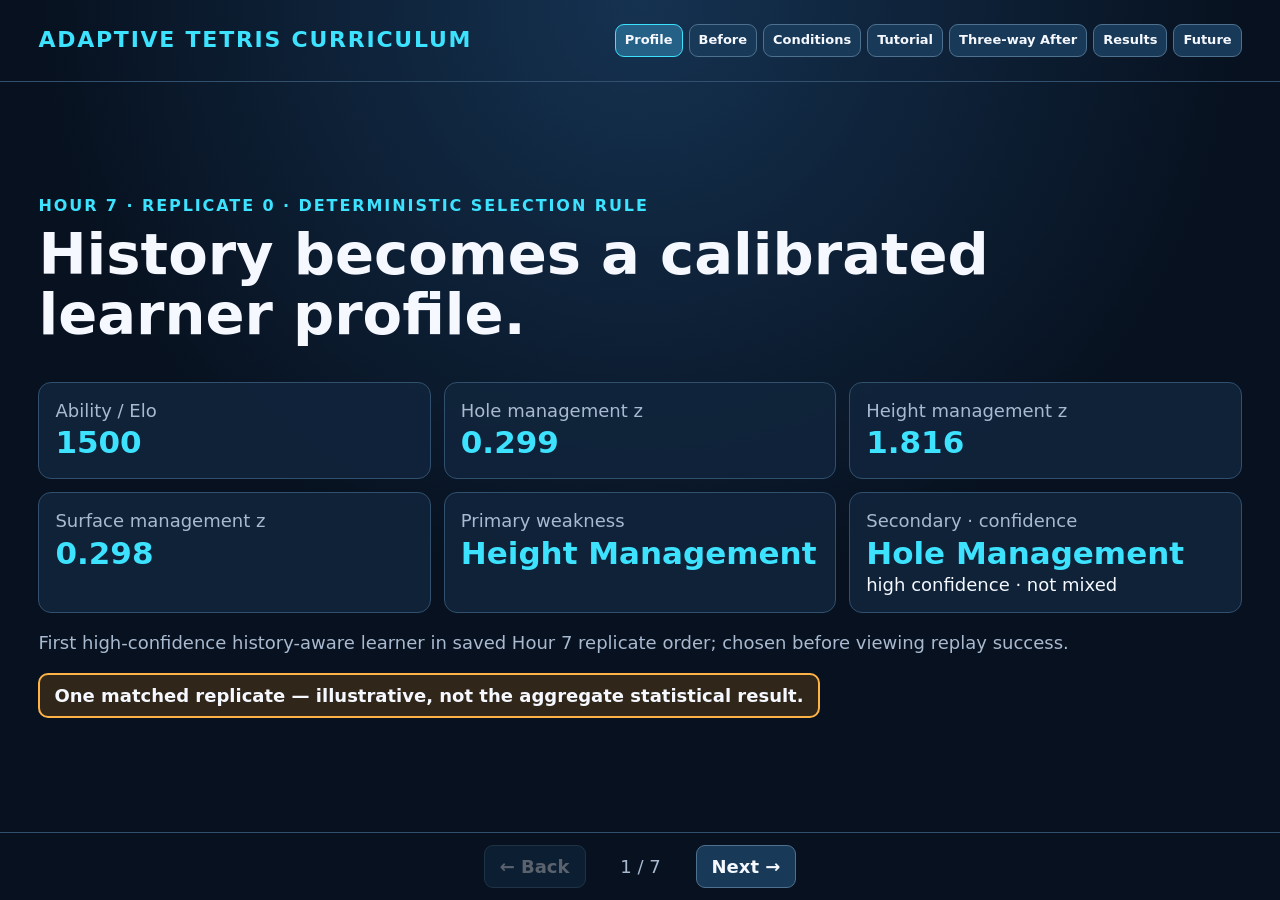
<file: demo/index.html>
<!doctype html><html lang="en"><head><meta charset="utf-8"><meta name="viewport" content="width=device-width,initial-scale=1"><title>Adaptive Tetris Curriculum</title><link rel="stylesheet" href="style.css"></head>
<body><header><div class="brand">ADAPTIVE TETRIS CURRICULUM</div><nav id="nav"></nav></header><main id="app"></main><footer><button id="prev">← Back</button><span id="position"></span><button id="next">Next →</button></footer><script src="app.js"></script></body></html>
</file>
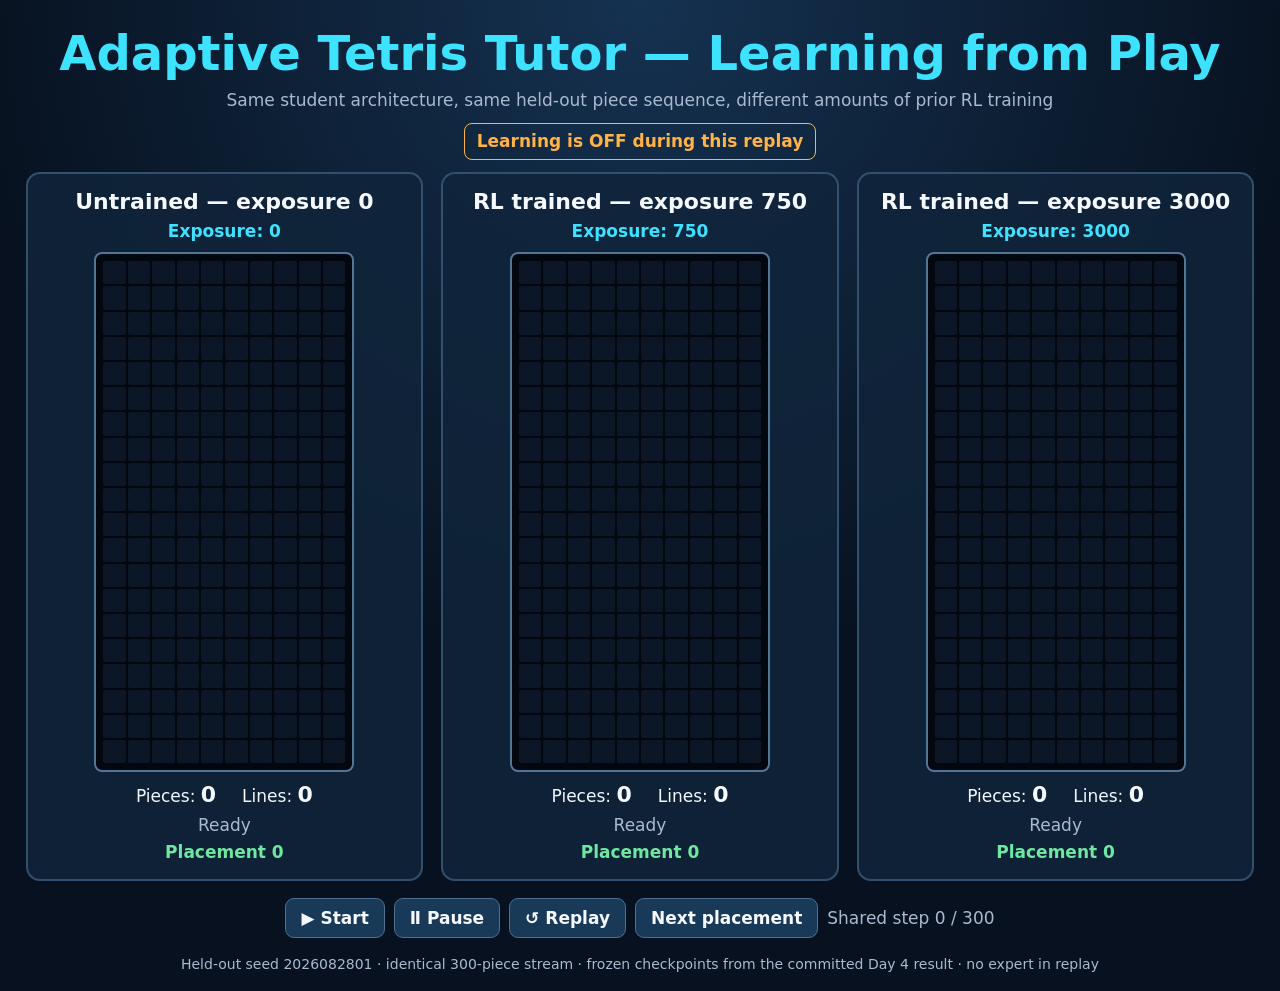
<file: demo/day4_rl_comparison.html>
<!doctype html>
<html lang="en">
<head>
  <meta charset="utf-8">
  <meta name="viewport" content="width=device-width,initial-scale=1">
  <title>Adaptive Tetris Tutor — Learning from Play</title>
  <style>
    :root{color-scheme:dark;--bg:#07111f;--panel:#10243b;--ink:#f5f8ff;--muted:#a9bad0;--cyan:#3de2ff;--orange:#ffb347;--green:#6ee7a0}
    *{box-sizing:border-box}body{margin:0;min-height:100vh;background:radial-gradient(circle at top,#153251,var(--bg) 58%);color:var(--ink);font:17px/1.3 system-ui,sans-serif}
    header{text-align:center;padding:22px 20px 12px}h1{font-size:clamp(28px,4vw,48px);margin:0 0 5px;color:var(--cyan)}header p{margin:4px;color:var(--muted)}.off{display:inline-block;margin-top:8px;padding:6px 12px;border:1px solid var(--orange);border-radius:8px;color:var(--orange);font-weight:800}
    main{width:min(1240px,96vw);margin:auto}.panels{display:grid;grid-template-columns:repeat(3,1fr);gap:18px}.panel{background:rgba(16,36,59,.84);border:2px solid #31506d;border-radius:14px;padding:14px;text-align:center}.panel.done{border-color:var(--green)}h2{font-size:22px;margin:0;color:var(--ink)}.exposure{color:var(--cyan);font-weight:750;margin:4px 0 10px}
    .board{width:min(100%,260px);aspect-ratio:1/2;margin:auto;display:grid;grid-template-columns:repeat(10,1fr);grid-template-rows:repeat(20,1fr);gap:2px;padding:7px;background:#030810;border:2px solid #527796;border-radius:8px}.cell{background:#0b1726;border-radius:2px}.cell.on{background:linear-gradient(135deg,#55e6ff,#2583d8);box-shadow:inset 0 0 0 1px #a8f5ff}.board.clear{animation:flash .16s alternate 2}@keyframes flash{to{border-color:#fff;background:#6a5420}}
    .stats{display:flex;justify-content:center;gap:26px;margin-top:9px}.stats b{font-size:22px}.piece{height:22px;color:var(--muted);margin-top:4px}.status{min-height:24px;margin-top:5px;font-weight:850;color:var(--green)}
    .controls{display:flex;justify-content:center;align-items:center;gap:9px;flex-wrap:wrap;margin:17px 0}button{font:inherit;font-weight:750;color:var(--ink);background:#183957;border:1px solid #4d718f;border-radius:9px;padding:8px 15px;cursor:pointer}button:hover{border-color:var(--cyan);background:#256187}.step{color:var(--muted);min-width:120px;text-align:center}.provenance{text-align:center;color:var(--muted);font-size:14px;margin:8px 0 18px}
    @media(max-width:760px){.panels{grid-template-columns:1fr}.board{width:210px}header{padding-top:14px}}
  </style>
</head>
<body>
  <header><h1>Adaptive Tetris Tutor — Learning from Play</h1><p>Same student architecture, same held-out piece sequence, different amounts of prior RL training</p><div class="off">Learning is OFF during this replay</div></header>
  <main><div id="panels" class="panels"></div><div class="controls"><button id="start">▶ Start</button><button id="pause">Ⅱ Pause</button><button id="replay">↺ Replay</button><button id="next">Next placement</button><span id="step" class="step"></span></div><div id="provenance" class="provenance"></div></main>
  <script src="day4_rl_comparison.js"></script>
</body>
</html>
</file>
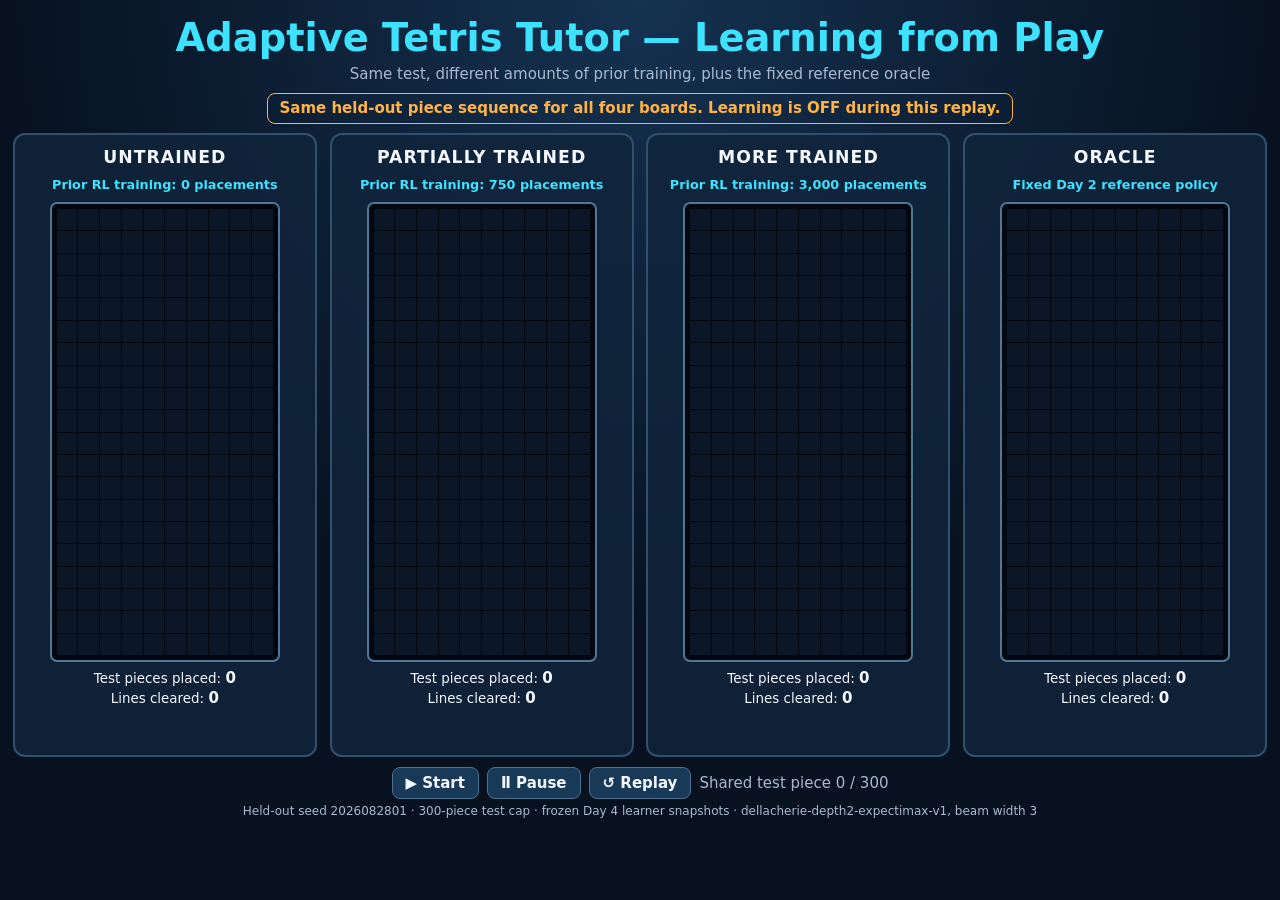
<file: demo/day4_rl_oracle_comparison.html>
<!doctype html>
<html lang="en">
<head>
  <meta charset="utf-8">
  <meta name="viewport" content="width=device-width,initial-scale=1">
  <title>Adaptive Tetris Tutor — Learning from Play</title>
  <style>
    :root{color-scheme:dark;--bg:#07111f;--panel:#10243b;--ink:#f5f8ff;--muted:#a9bad0;--cyan:#3de2ff;--orange:#ffb347;--green:#6ee7a0}
    *{box-sizing:border-box}body{margin:0;min-height:100vh;background:radial-gradient(circle at top,#153251,var(--bg) 58%);color:var(--ink);font:15px/1.25 system-ui,sans-serif}header{text-align:center;padding:14px 16px 9px}h1{font-size:clamp(25px,3vw,40px);margin:0 0 3px;color:var(--cyan)}header p{margin:3px;color:var(--muted)}.integrity{display:inline-block;margin-top:6px;padding:5px 11px;border:1px solid var(--orange);border-radius:8px;color:var(--orange);font-weight:800}
    main{width:min(1500px,98vw);margin:auto}.panels{display:grid;grid-template-columns:repeat(4,minmax(0,1fr));gap:clamp(7px,1vw,15px)}.panel{min-width:0;background:rgba(16,36,59,.84);border:2px solid #31506d;border-radius:12px;padding:clamp(7px,1vw,12px);text-align:center}.panel.done{border-color:var(--green)}h2{font-size:clamp(14px,1.35vw,20px);letter-spacing:.06em;margin:0;color:var(--ink)}.descriptor{height:34px;display:flex;align-items:center;justify-content:center;color:var(--cyan);font-size:clamp(11px,1vw,15px);font-weight:750}
    .board{width:min(100%,230px,calc((100vh - 245px)/2));aspect-ratio:1/2;margin:auto;display:grid;grid-template-columns:repeat(10,1fr);grid-template-rows:repeat(20,1fr);gap:1px;padding:5px;background:#030810;border:2px solid #527796;border-radius:7px}.cell{min-width:0;min-height:0;background:#0b1726;border-radius:1px}.cell.on{background:linear-gradient(135deg,#55e6ff,#2583d8);box-shadow:inset 0 0 0 1px #a8f5ff}.board.clear{animation:flash .16s alternate 2}@keyframes flash{to{border-color:#fff;background:#6a5420}}
    .stats{margin:7px auto 0;display:grid;gap:1px;font-size:clamp(12px,1.05vw,16px)}.stats b{font-size:1.12em}.status{min-height:32px;display:flex;align-items:center;justify-content:center;margin-top:3px;font-weight:850;color:var(--green);font-size:clamp(11px,.95vw,14px)}.controls{display:flex;justify-content:center;align-items:center;gap:8px;flex-wrap:wrap;margin:10px 0 5px}button{font:inherit;font-weight:750;color:var(--ink);background:#183957;border:1px solid #4d718f;border-radius:8px;padding:6px 13px;cursor:pointer}button:hover{border-color:var(--cyan);background:#256187}.step{color:var(--muted);min-width:120px}.provenance{text-align:center;color:var(--muted);font-size:12px;margin:5px 0 12px}
    @media(max-width:900px){body{font-size:13px}.panels{gap:5px}.panel{padding:6px}.descriptor{height:40px}.board{padding:3px}.status{min-height:42px}}
    @media(max-width:650px){.panels{grid-template-columns:repeat(2,minmax(0,1fr))}.board{width:min(170px,100%)}header{padding-top:9px}}
  </style>
</head>
<body>
  <header><h1>Adaptive Tetris Tutor — Learning from Play</h1><p>Same test, different amounts of prior training, plus the fixed reference oracle</p><div class="integrity">Same held-out piece sequence for all four boards. Learning is OFF during this replay.</div></header>
  <main><div id="panels" class="panels"></div><div class="controls"><button id="start">▶ Start</button><button id="pause">Ⅱ Pause</button><button id="replay">↺ Replay</button><span id="step" class="step"></span></div><div id="provenance" class="provenance"></div></main>
  <script src="day4_rl_oracle_comparison.js"></script>
</body>
</html>
</file>
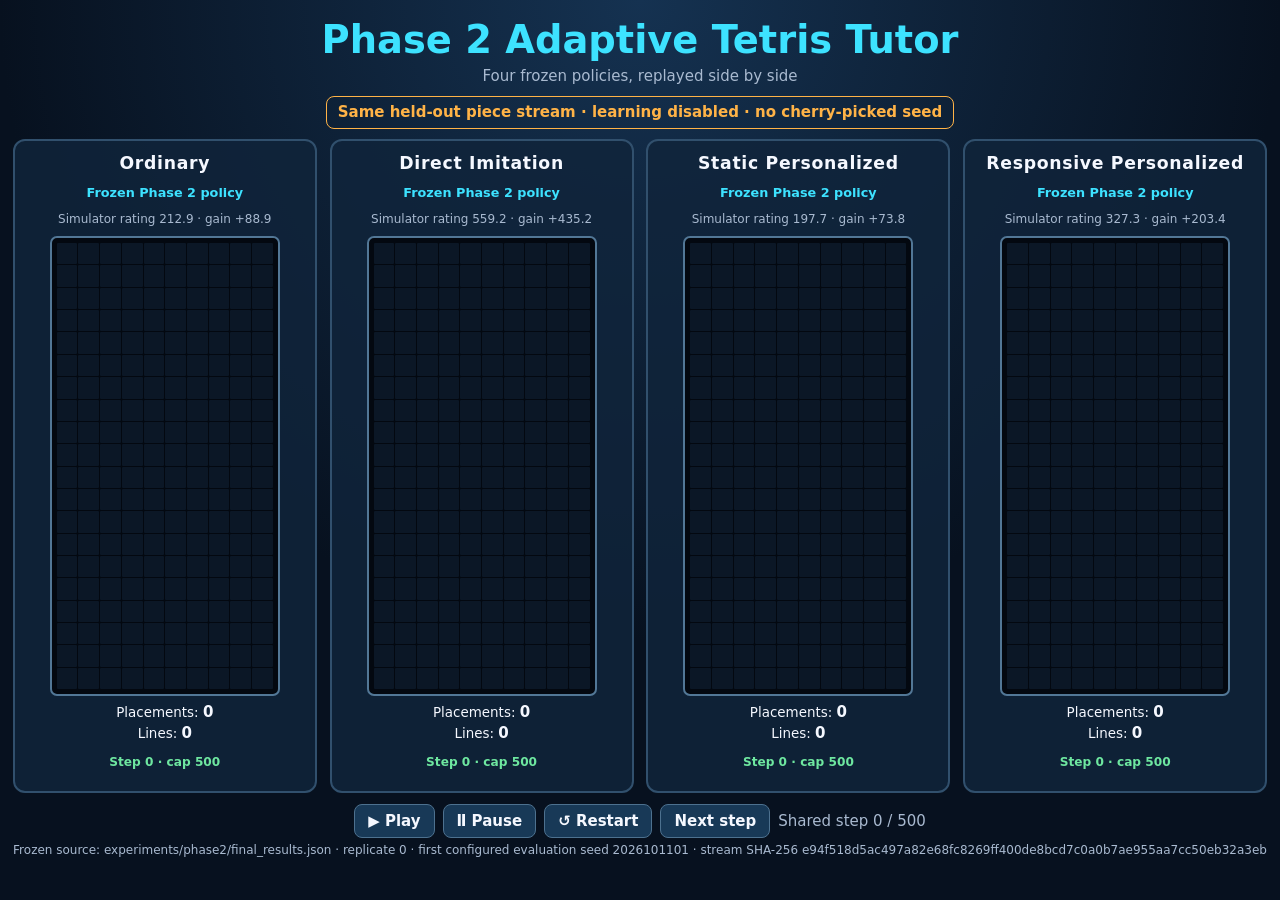
<file: demo/phase2-comparison.html>
<!doctype html>
<html lang="en">
<head>
  <meta charset="utf-8"><meta name="viewport" content="width=device-width,initial-scale=1">
  <title>Phase 2 Adaptive Tetris Tutor</title>
  <style>
    :root{color-scheme:dark;--bg:#07111f;--panel:#10243b;--ink:#f5f8ff;--muted:#a9bad0;--cyan:#3de2ff;--orange:#ffb347;--green:#6ee7a0}*{box-sizing:border-box}body{margin:0;min-height:100vh;background:radial-gradient(circle at top,#153251,var(--bg) 58%);color:var(--ink);font:15px/1.25 system-ui,sans-serif}header{text-align:center;padding:16px 16px 10px}h1{font-size:clamp(25px,3vw,40px);margin:0 0 3px;color:var(--cyan)}header p{margin:3px;color:var(--muted)}.integrity{display:inline-block;margin-top:7px;padding:6px 11px;border:1px solid var(--orange);border-radius:8px;color:var(--orange);font-weight:800}main{width:min(1500px,98vw);margin:auto}.panels{display:grid;grid-template-columns:repeat(4,minmax(0,1fr));gap:clamp(7px,1vw,15px)}.panel{min-width:0;background:rgba(16,36,59,.84);border:2px solid #31506d;border-radius:12px;padding:clamp(7px,1vw,12px);text-align:center}.panel.done{border-color:var(--green)}h2{font-size:clamp(14px,1.35vw,20px);letter-spacing:.04em;margin:0;color:var(--ink)}.descriptor{height:38px;display:flex;align-items:center;justify-content:center;color:var(--cyan);font-size:clamp(10px,1vw,14px);font-weight:750}.rating{color:var(--muted);font-size:12px;min-height:17px}.board{width:min(100%,230px,calc((100vh - 270px)/2));aspect-ratio:1/2;margin:7px auto;display:grid;grid-template-columns:repeat(10,1fr);grid-template-rows:repeat(20,1fr);gap:1px;padding:5px;background:#030810;border:2px solid #527796;border-radius:7px}.cell{min-width:0;min-height:0;background:#0b1726;border-radius:1px}.cell.on{background:linear-gradient(135deg,#55e6ff,#2583d8);box-shadow:inset 0 0 0 1px #a8f5ff}.board.clear{animation:flash .16s alternate 2}@keyframes flash{to{border-color:#fff;background:#6a5420}}.stats{margin:7px auto 0;display:grid;gap:2px;font-size:clamp(12px,1.05vw,16px)}.stats b{font-size:1.12em}.status{min-height:32px;display:flex;align-items:center;justify-content:center;margin-top:4px;font-weight:850;color:var(--green);font-size:clamp(11px,.95vw,14px)}.controls{display:flex;justify-content:center;align-items:center;gap:8px;flex-wrap:wrap;margin:11px 0 5px}button{font:inherit;font-weight:750;color:var(--ink);background:#183957;border:1px solid #4d718f;border-radius:8px;padding:7px 13px;cursor:pointer}button:hover{border-color:var(--cyan);background:#256187}.step{color:var(--muted);min-width:130px;text-align:center}.provenance{text-align:center;color:var(--muted);font-size:12px;margin:5px 0 12px}@media(max-width:900px){.panels{gap:5px}.panel{padding:6px}.descriptor{height:48px}.board{padding:3px}}@media(max-width:650px){.panels{grid-template-columns:repeat(2,minmax(0,1fr))}.board{width:min(170px,100%)}header{padding-top:10px}}
  </style>
</head>
<body>
  <header><h1>Phase 2 Adaptive Tetris Tutor</h1><p>Four frozen policies, replayed side by side</p><div class="integrity">Same held-out piece stream · learning disabled · no cherry-picked seed</div></header>
  <main><div id="panels" class="panels"><p>Loading frozen replay…</p></div><div class="controls"><button id="play">▶ Play</button><button id="pause">Ⅱ Pause</button><button id="restart">↺ Restart</button><button id="step">Next step</button><span id="position" class="step"></span></div><div id="provenance" class="provenance"></div></main>
  <script src="phase2-comparison.js"></script>
</body>
</html>
</file>
<file: demo/style.css>
:root{color-scheme:dark;--bg:#07111f;--panel:#10243b;--ink:#f5f8ff;--muted:#a9bad0;--cyan:#3de2ff;--orange:#ffb347;--green:#6ee7a0}*{box-sizing:border-box}body{margin:0;background:radial-gradient(circle at top,#153251,var(--bg) 55%);color:var(--ink);font:18px/1.3 system-ui,sans-serif;min-height:100vh}header{height:82px;padding:14px 3vw;display:flex;align-items:center;justify-content:space-between;border-bottom:1px solid #31506d}.brand{font-size:22px;font-weight:800;letter-spacing:.08em;color:var(--cyan)}nav{display:flex;gap:6px}button{font:inherit;font-weight:700;color:var(--ink);background:#183957;border:1px solid #4d718f;border-radius:9px;padding:9px 15px;cursor:pointer}button:hover,button.active{background:#256187;border-color:var(--cyan)}button:disabled{opacity:.35}.navbtn{font-size:13px;padding:7px 9px}main{height:calc(100vh - 150px);padding:2vh 3vw;display:flex;align-items:center;justify-content:center}.slide{width:min(1400px,100%);height:100%;display:flex;flex-direction:column;justify-content:center}.eyebrow{color:var(--cyan);font-size:16px;font-weight:800;letter-spacing:.12em}h1{font-size:clamp(38px,4.5vw,64px);line-height:1.05;margin:8px 0 18px}h2{font-size:clamp(28px,3.2vw,44px);margin:0 0 16px}h3{margin:0 0 8px}.profile{display:grid;grid-template-columns:repeat(3,1fr);gap:13px;margin-top:18px}.card{background:rgba(16,36,59,.9);border:1px solid #31506d;border-radius:13px;padding:16px}.big{font-size:31px;font-weight:800;color:var(--cyan)}.muted{color:var(--muted)}.play-layout{display:grid;grid-template-columns:auto minmax(330px,1fr);gap:36px;align-items:center}.board{display:grid;grid-template-columns:repeat(10,21px);grid-template-rows:repeat(20,21px);gap:2px;padding:9px;background:#030810;border:2px solid #527796;border-radius:8px}.cell{width:21px;height:21px;background:#0b1726;border-radius:2px}.cell.on{background:linear-gradient(135deg,#55e6ff,#2583d8);box-shadow:inset 0 0 0 1px #a8f5ff}.stats{display:grid;grid-template-columns:repeat(2,1fr);gap:9px;margin:14px 0}.stats .card{padding:9px 13px}.stats b{font-size:24px;display:block}.controls{display:flex;gap:8px;flex-wrap:wrap}.notice{padding:11px 14px;border-left:4px solid var(--orange);background:#302619;margin-top:14px}.piece-line{color:var(--muted);margin:8px 0 12px}.piece-line b{color:var(--ink)}.integrity-badge{display:inline-block;align-self:flex-start;padding:9px 14px;border:2px solid var(--orange);border-radius:10px;background:#302619;font-weight:800}.clone-flow{text-align:center}.clone-source{margin:8px auto;padding:14px;max-width:550px;border:2px solid var(--cyan);border-radius:12px;font-weight:800}.clone-source span{font-weight:400;color:var(--muted)}.down-arrow{margin:10px;color:var(--cyan);font-weight:800}.condition-explain{display:grid;grid-template-columns:repeat(3,1fr);gap:16px;text-align:left}.condition-explain h3{color:var(--cyan)}.comparison-slide{justify-content:flex-start}.comparison-head{display:flex;justify-content:space-between;align-items:flex-start;gap:20px}.comparison-head h2{font-size:30px;margin-bottom:8px}.comparison-head .integrity-badge{font-size:13px}.three-panels{display:grid;grid-template-columns:repeat(3,1fr);gap:14px;min-height:0}.condition-panel{background:rgba(16,36,59,.72);border:2px solid #31506d;border-radius:13px;padding:10px;display:grid;grid-template-columns:auto 1fr;column-gap:10px;align-items:start}.condition-panel h3,.training-label{grid-column:1/-1}.condition-panel h3{text-align:center;color:var(--cyan);font-size:20px}.training-label{height:38px;text-align:center;color:var(--muted);font-size:12px}.board.small{grid-template-columns:repeat(10,13px);grid-template-rows:repeat(20,13px);gap:1px;padding:6px}.board.small .cell{width:13px;height:13px}.stats.compact{grid-template-columns:1fr;margin:0;gap:4px}.stats.compact .card{padding:3px 7px;display:flex;justify-content:space-between;gap:6px;font-size:11px}.stats.compact b{font-size:15px}.condition-panel .piece-line,.condition-panel .panel-status{grid-column:1/-1;text-align:center;font-size:12px;margin:5px 0 0}.panel-status{color:var(--green);font-weight:800}.condition-panel.finished{border-color:var(--green)}.comparison-controls{display:flex;align-items:center;justify-content:center;gap:16px;margin-top:10px}.results{display:grid;grid-template-columns:1fr 1fr;gap:20px}.result-row{display:grid;grid-template-columns:1fr auto;gap:7px;margin:13px 0}.estimate{font-size:29px;font-weight:800;color:var(--green)}.ci{grid-column:1/-1;color:var(--muted)}.flow{display:flex;align-items:center;justify-content:center;gap:8px;flex-wrap:wrap}.flow span{background:var(--panel);border:1px solid #416483;border-radius:11px;padding:12px 15px;text-align:center}.arrow{color:var(--cyan);font-size:26px}.future-test{margin:20px auto 0;border:2px solid var(--green);padding:13px 22px;border-radius:11px;text-align:center}footer{height:68px;padding:8px 3vw;display:flex;align-items:center;justify-content:center;gap:20px;border-top:1px solid #31506d}#position{color:var(--muted);min-width:70px;text-align:center}@media(max-width:1050px){nav{display:none}.board.small{grid-template-columns:repeat(10,10px);grid-template-rows:repeat(20,10px)}.board.small .cell{width:10px;height:10px}.training-label{height:50px}.comparison-head h2{font-size:24px}}@media(max-width:750px){main{height:auto}.slide{min-height:700px}.play-layout,.profile,.results,.condition-explain,.three-panels{grid-template-columns:1fr}.comparison-slide{height:auto}.condition-panel{grid-template-columns:auto 1fr}.board.small{grid-template-columns:repeat(10,13px);grid-template-rows:repeat(20,13px)}.board.small .cell{width:13px;height:13px}.comparison-head{display:block}}
</file>
